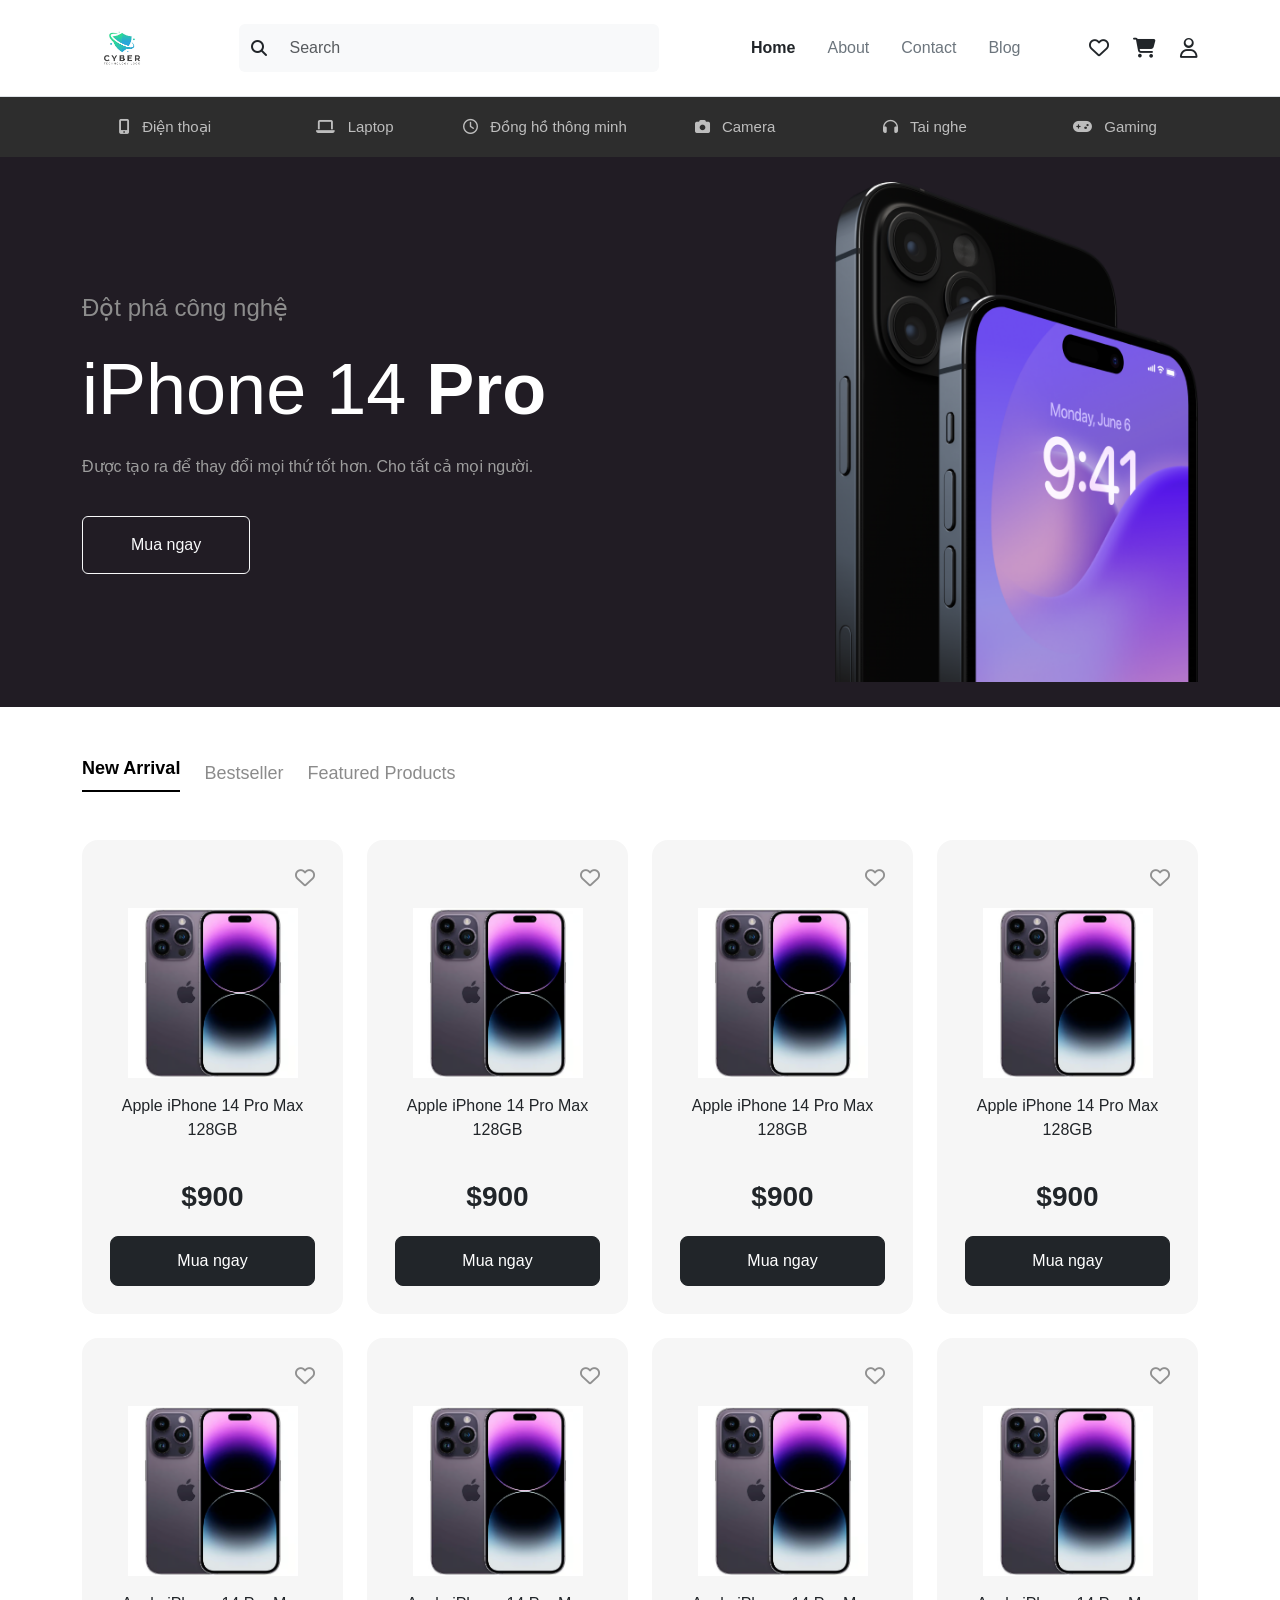
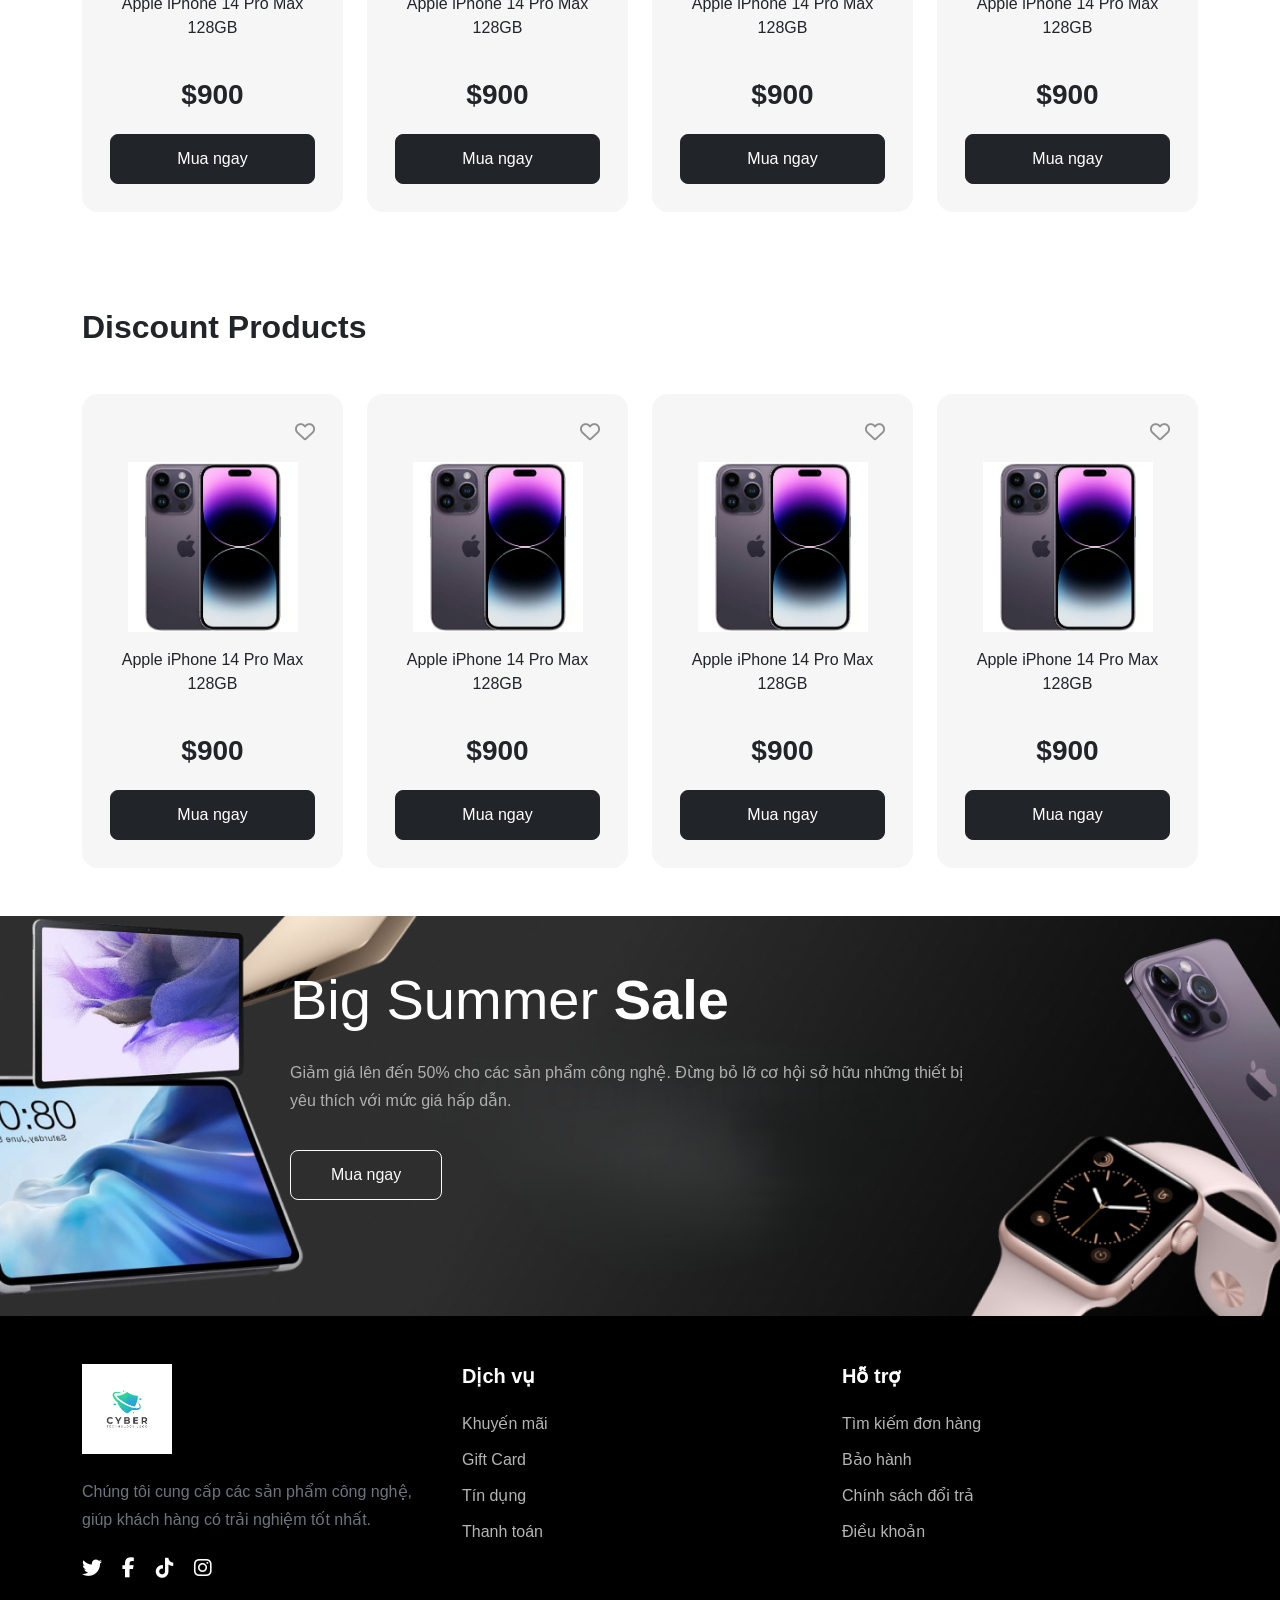
<file: PROJECT/home.html>
<!DOCTYPE html>
<html lang="en">

<head>
    <meta charset="UTF-8">
    <meta name="viewport" content="width=device-width, initial-scale=1.0">

    <link href="https://cdn.jsdelivr.net/npm/bootstrap@5.3.8/dist/css/bootstrap.min.css" rel="stylesheet">

    <link rel="stylesheet" href="https://cdnjs.cloudflare.com/ajax/libs/font-awesome/6.7.2/css/all.min.css">

    <link rel="stylesheet" href="./CSS/style.css">

    <title>Cyber Shop</title>

</head>

<body>

    <header class="border-bottom">

        <div class="container">

            <div class="d-flex align-items-center justify-content-between py-2">

                <div class="logo">
                    <img src="./image/creative-cyber-tech-logo-design_1167849-1781.avif" alt="logo">
                </div>


                <div class="search-box flex-grow-1 mx-5">

                    <div class="input-group">

                        <span class="input-group-text border-0 bg-light">
                            <i class="fa-solid fa-magnifying-glass"></i>
                        </span>

                        <input type="text" class="form-control border-0 bg-light" placeholder="Search">

                    </div>

                </div>

                <ul class="nav">

                    <li class="nav-item">
                        <a class="nav-link text-dark fw-bold" href="#">Home</a>
                    </li>

                    <li class="nav-item">
                        <a class="nav-link text-secondary" href="#">About</a>
                    </li>

                    <li class="nav-item">
                        <a class="nav-link text-secondary" href="#">Contact</a>
                    </li>

                    <li class="nav-item">
                        <a class="nav-link text-secondary" href="#">Blog</a>
                    </li>

                </ul>


                <div class="d-flex gap-4 fs-5 ms-4">

                    <i class="fa-regular fa-heart"></i>

                    <i class="fa-solid fa-cart-shopping"></i>

                    <i class="fa-regular fa-user"></i>

                </div>

            </div>

        </div>

    </header>

    <section class="category">

        <div class="container">

            <div class="row text-center">

                <div class="col">
                    <a href="#"><i class="fa-solid fa-mobile-screen-button"></i> Điện thoại</a>
                </div>

                <div class="col">
                    <a href="#"><i class="fa-solid fa-laptop"></i> Laptop</a>
                </div>

                <div class="col">
                    <a href="#"><i class="fa-regular fa-clock"></i> Đồng hồ thông minh</a>
                </div>

                <div class="col">
                    <a href="#"><i class="fa-solid fa-camera"></i> Camera</a>
                </div>

                <div class="col">
                    <a href="#"><i class="fa-solid fa-headphones"></i> Tai nghe</a>
                </div>

                <div class="col">
                    <a href="#"><i class="fa-solid fa-gamepad"></i> Gaming</a>
                </div>

            </div>

        </div>

    </section>

    <section class="hero">

        <div class="container">

            <div class="row align-items-center">

                <div class="col-lg-6">

                    <p class="hero-subtitle">
                        Đột phá công nghệ
                    </p>

                    <h1 class="hero-title">
                        iPhone 14 <span>Pro</span>
                    </h1>

                    <p class="hero-desc">
                        Được tạo ra để thay đổi mọi thứ tốt hơn.
                        Cho tất cả mọi người.
                    </p>

                    <button class="btn btn-outline-light px-5 py-3">
                        Mua ngay
                    </button>

                </div>

                <div class="col-lg-6 text-end">

                    <img src="./image/Iphone Image.png" class="img-fluid hero-phone" alt="iphone">

                </div>

            </div>

        </div>

    </section>

    <section class="products py-5">

        <div class="container">

            <div class="product-header d-flex gap-4 mb-5">

                <button class="active-tab">New Arrival</button>

                <button>Bestseller</button>

                <button>Featured Products</button>

            </div>

            <div class="row g-4" id="product-list">

                <!-- Card 1 -->
                <div class="col-xl-3 col-lg-4 col-md-6">

                    <div class="card product-card border-0 h-100">

                        <div class="text-end p-3">
                            <i class="fa-regular fa-heart wishlist-icon"></i>
                        </div>

                        <img src="./image/270bda3e-fec1-4a6e-bcea-77d09743f719-1_3e547d40-3a54-4899-8d82-ba8f71cc6565.avif"
                            class="card-img-top product-img" alt="">

                        <div class="card-body d-flex flex-column text-center">

                            <p class="product-name">
                                Apple iPhone 14 Pro Max 128GB
                            </p>

                            <p class="product-price fw-bold">
                                $900
                            </p>

                            <button class="btn btn-dark mt-auto">
                                Mua ngay
                            </button>

                        </div>

                    </div>

                </div>

                <div class="col-xl-3 col-lg-4 col-md-6">

                    <div class="card product-card border-0 h-100">

                        <div class="text-end p-3">
                            <i class="fa-regular fa-heart wishlist-icon"></i>
                        </div>

                        <img src="./image/270bda3e-fec1-4a6e-bcea-77d09743f719-1_3e547d40-3a54-4899-8d82-ba8f71cc6565.avif"
                            class="card-img-top product-img" alt="">

                        <div class="card-body d-flex flex-column text-center">

                            <p class="product-name">
                                Apple iPhone 14 Pro Max 128GB
                            </p>

                            <p class="product-price fw-bold">
                                $900
                            </p>

                            <button class="btn btn-dark mt-auto">
                                Mua ngay
                            </button>

                        </div>

                    </div>

                </div>

                <div class="col-xl-3 col-lg-4 col-md-6">

                    <div class="card product-card border-0 h-100">

                        <div class="text-end p-3">
                            <i class="fa-regular fa-heart wishlist-icon"></i>
                        </div>

                        <img src="./image/270bda3e-fec1-4a6e-bcea-77d09743f719-1_3e547d40-3a54-4899-8d82-ba8f71cc6565.avif"
                            class="card-img-top product-img" alt="">

                        <div class="card-body d-flex flex-column text-center">

                            <p class="product-name">
                                Apple iPhone 14 Pro Max 128GB
                            </p>

                            <p class="product-price fw-bold">
                                $900
                            </p>

                            <button class="btn btn-dark mt-auto">
                                Mua ngay
                            </button>

                        </div>

                    </div>

                </div>

                <div class="col-xl-3 col-lg-4 col-md-6">

                    <div class="card product-card border-0 h-100">

                        <div class="text-end p-3">
                            <i class="fa-regular fa-heart wishlist-icon"></i>
                        </div>

                        <img src="./image/270bda3e-fec1-4a6e-bcea-77d09743f719-1_3e547d40-3a54-4899-8d82-ba8f71cc6565.avif"
                            class="card-img-top product-img" alt="">

                        <div class="card-body d-flex flex-column text-center">

                            <p class="product-name">
                                Apple iPhone 14 Pro Max 128GB
                            </p>

                            <p class="product-price fw-bold">
                                $900
                            </p>

                            <button class="btn btn-dark mt-auto">
                                Mua ngay
                            </button>

                        </div>

                    </div>

                </div>

                <div class="col-xl-3 col-lg-4 col-md-6">

                    <div class="card product-card border-0 h-100">

                        <div class="text-end p-3">
                            <i class="fa-regular fa-heart wishlist-icon"></i>
                        </div>

                        <img src="./image/270bda3e-fec1-4a6e-bcea-77d09743f719-1_3e547d40-3a54-4899-8d82-ba8f71cc6565.avif"
                            class="card-img-top product-img" alt="">

                        <div class="card-body d-flex flex-column text-center">

                            <p class="product-name">
                                Apple iPhone 14 Pro Max 128GB
                            </p>

                            <p class="product-price fw-bold">
                                $900
                            </p>

                            <button class="btn btn-dark mt-auto">
                                Mua ngay
                            </button>

                        </div>

                    </div>

                </div>

                <div class="col-xl-3 col-lg-4 col-md-6">

                    <div class="card product-card border-0 h-100">

                        <div class="text-end p-3">
                            <i class="fa-regular fa-heart wishlist-icon"></i>
                        </div>

                        <img src="./image/270bda3e-fec1-4a6e-bcea-77d09743f719-1_3e547d40-3a54-4899-8d82-ba8f71cc6565.avif"
                            class="card-img-top product-img" alt="">

                        <div class="card-body d-flex flex-column text-center">

                            <p class="product-name">
                                Apple iPhone 14 Pro Max 128GB
                            </p>

                            <p class="product-price fw-bold">
                                $900
                            </p>

                            <button class="btn btn-dark mt-auto">
                                Mua ngay
                            </button>

                        </div>

                    </div>

                </div>

                <div class="col-xl-3 col-lg-4 col-md-6">

                    <div class="card product-card border-0 h-100">

                        <div class="text-end p-3">
                            <i class="fa-regular fa-heart wishlist-icon"></i>
                        </div>

                        <img src="./image/270bda3e-fec1-4a6e-bcea-77d09743f719-1_3e547d40-3a54-4899-8d82-ba8f71cc6565.avif"
                            class="card-img-top product-img" alt="">

                        <div class="card-body d-flex flex-column text-center">

                            <p class="product-name">
                                Apple iPhone 14 Pro Max 128GB
                            </p>

                            <p class="product-price fw-bold">
                                $900
                            </p>

                            <button class="btn btn-dark mt-auto">
                                Mua ngay
                            </button>

                        </div>

                    </div>

                </div>

                <div class="col-xl-3 col-lg-4 col-md-6">

                    <div class="card product-card border-0 h-100">

                        <div class="text-end p-3">
                            <i class="fa-regular fa-heart wishlist-icon"></i>
                        </div>

                        <img src="./image/270bda3e-fec1-4a6e-bcea-77d09743f719-1_3e547d40-3a54-4899-8d82-ba8f71cc6565.avif"
                            class="card-img-top product-img" alt="">

                        <div class="card-body d-flex flex-column text-center">

                            <p class="product-name">
                                Apple iPhone 14 Pro Max 128GB
                            </p>

                            <p class="product-price fw-bold">
                                $900
                            </p>

                            <button class="btn btn-dark mt-auto">
                                Mua ngay
                            </button>

                        </div>

                    </div>

                </div>

            </div>

        </div>

    </section>

    <section class="products py-5">

        <div class="container">

            <div class="section-title mb-5">

                <h2>Discount Products</h2>

            </div>

            <div class="row g-4" id="discount-list">

                <div class="col-xl-3 col-lg-4 col-md-6">

                    <div class="card product-card border-0 h-100">

                        <div class="text-end p-3">
                            <i class="fa-regular fa-heart wishlist-icon"></i>
                        </div>

                        <img src="./image/270bda3e-fec1-4a6e-bcea-77d09743f719-1_3e547d40-3a54-4899-8d82-ba8f71cc6565.avif"
                            class="card-img-top product-img" alt="">

                        <div class="card-body d-flex flex-column text-center">

                            <p class="product-name">
                                Apple iPhone 14 Pro Max 128GB
                            </p>

                            <p class="product-price fw-bold">
                                $900
                            </p>

                            <button class="btn btn-dark mt-auto">
                                Mua ngay
                            </button>

                        </div>

                    </div>

                </div>
                <div class="col-xl-3 col-lg-4 col-md-6">

                    <div class="card product-card border-0 h-100">

                        <div class="text-end p-3">
                            <i class="fa-regular fa-heart wishlist-icon"></i>
                        </div>

                        <img src="./image/270bda3e-fec1-4a6e-bcea-77d09743f719-1_3e547d40-3a54-4899-8d82-ba8f71cc6565.avif"
                            class="card-img-top product-img" alt="">

                        <div class="card-body d-flex flex-column text-center">

                            <p class="product-name">
                                Apple iPhone 14 Pro Max 128GB
                            </p>

                            <p class="product-price fw-bold">
                                $900
                            </p>

                            <button class="btn btn-dark mt-auto">
                                Mua ngay
                            </button>

                        </div>

                    </div>

                </div>
                <div class="col-xl-3 col-lg-4 col-md-6">

                    <div class="card product-card border-0 h-100">

                        <div class="text-end p-3">
                            <i class="fa-regular fa-heart wishlist-icon"></i>
                        </div>

                        <img src="./image/270bda3e-fec1-4a6e-bcea-77d09743f719-1_3e547d40-3a54-4899-8d82-ba8f71cc6565.avif"
                            class="card-img-top product-img" alt="">

                        <div class="card-body d-flex flex-column text-center">

                            <p class="product-name">
                                Apple iPhone 14 Pro Max 128GB
                            </p>

                            <p class="product-price fw-bold">
                                $900
                            </p>

                            <button class="btn btn-dark mt-auto">
                                Mua ngay
                            </button>

                        </div>

                    </div>

                </div>
                <div class="col-xl-3 col-lg-4 col-md-6">

                    <div class="card product-card border-0 h-100">

                        <div class="text-end p-3">
                            <i class="fa-regular fa-heart wishlist-icon"></i>
                        </div>

                        <img src="./image/270bda3e-fec1-4a6e-bcea-77d09743f719-1_3e547d40-3a54-4899-8d82-ba8f71cc6565.avif"
                            class="card-img-top product-img" alt="">

                        <div class="card-body d-flex flex-column text-center">

                            <p class="product-name">
                                Apple iPhone 14 Pro Max 128GB
                            </p>

                            <p class="product-price fw-bold">
                                $900
                            </p>

                            <button class="btn btn-dark mt-auto">
                                Mua ngay
                            </button>

                        </div>

                    </div>

                </div>

            </div>

        </div>

    </section>

    <section class="summer-banner">

        <div class="container">

            <div class="summer-content">

                <h2>
                    Big Summer <span>Sale</span>
                </h2>

                <p>
                    Giảm giá lên đến 50% cho các sản phẩm công nghệ.
                    Đừng bỏ lỡ cơ hội sở hữu những thiết bị yêu thích với mức giá hấp dẫn.
                </p>

                <button class="btn btn-outline-light">
                    Mua ngay
                </button>

            </div>

        </div>

    </section>
    <footer class="footer py-5">

        <div class="container">

            <div class="row gy-4">

                <div class="col-lg-4">

                    <img src="./image/creative-cyber-tech-logo-design_1167849-1781.avif" alt="logo" class="footer-logo">

                    <p class="mt-4 text-secondary">

                        Chúng tôi cung cấp các sản phẩm công nghệ,
                        giúp khách hàng có trải nghiệm tốt nhất.

                    </p>

                    <div class="social-icon mt-4">

                        <i class="fa-brands fa-twitter me-3"></i>

                        <i class="fa-brands fa-facebook-f me-3"></i>

                        <i class="fa-brands fa-tiktok me-3"></i>

                        <i class="fa-brands fa-instagram"></i>

                    </div>

                </div>

                <!-- Dịch vụ -->

                <div class="col-lg-4">

                    <h5>Dịch vụ</h5>

                    <ul class="list-unstyled mt-4">

                        <li><a href="#">Khuyến mãi</a></li>

                        <li><a href="#">Gift Card</a></li>

                        <li><a href="#">Tín dụng</a></li>

                        <li><a href="#">Thanh toán</a></li>

                    </ul>

                </div>

                <!-- Hỗ trợ -->

                <div class="col-lg-4">

                    <h5>Hỗ trợ</h5>

                    <ul class="list-unstyled mt-4">

                        <li><a href="#">Tìm kiếm đơn hàng</a></li>

                        <li><a href="#">Bảo hành</a></li>

                        <li><a href="#">Chính sách đổi trả</a></li>

                        <li><a href="#">Điều khoản</a></li>

                    </ul>

                </div>

            </div>

        </div>

    </footer>

</body>

</html>
</file>
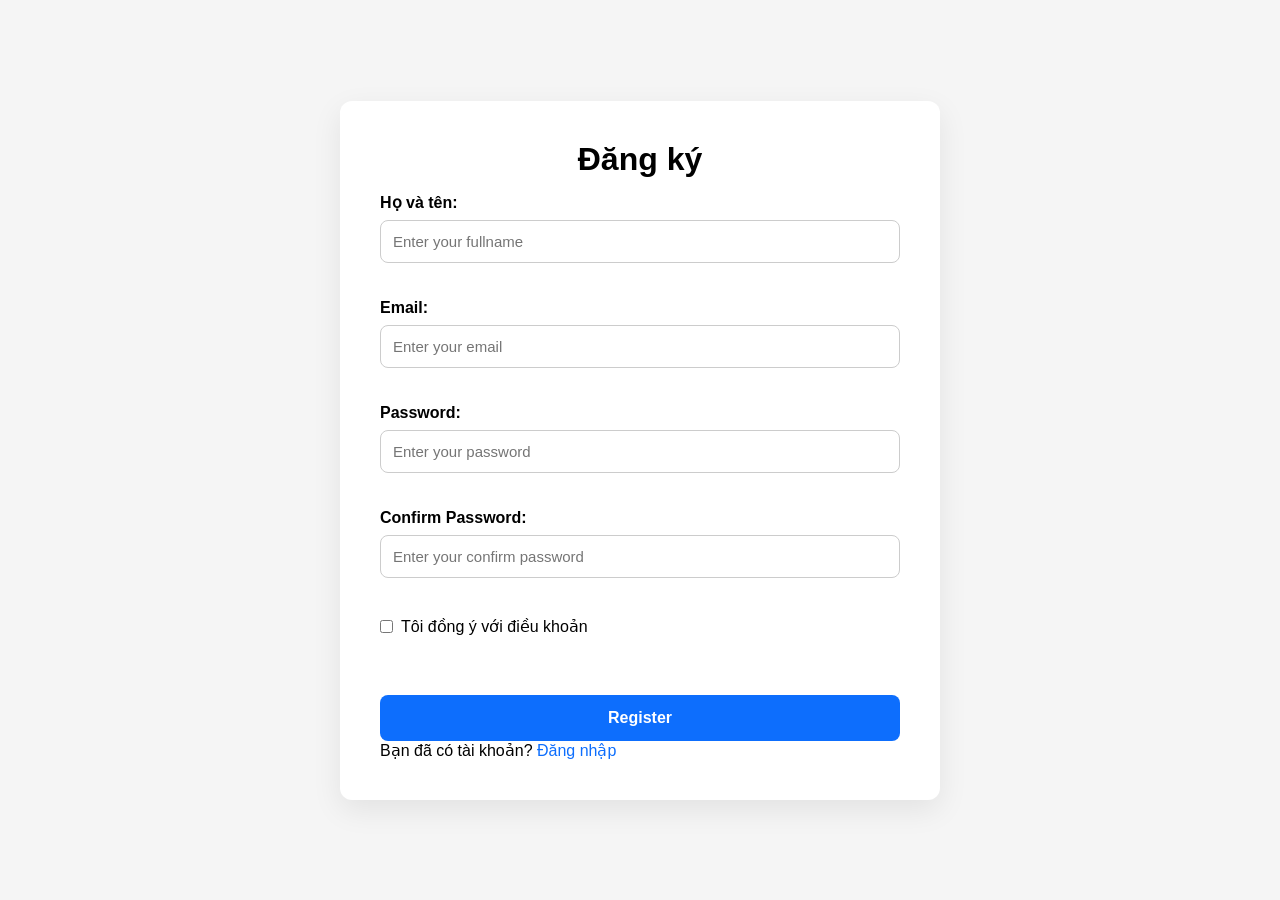
<file: PROJECT/register.html>
<!DOCTYPE html>
<html lang="en">

<head>
    <meta charset="UTF-8">
    <meta name="viewport" content="width=device-width, initial-scale=1.0">
    <title>Document</title>
    <link rel="stylesheet" href="./CSS/auth.css">
</head>

<body>
    <div class="form-container">
        <h2>Đăng ký</h2>
        <form id="form">
            <label>Họ và tên:</label>
            <input type="text" id="fullName" name="fullname" placeholder="Enter your fullname"><br />
            <small class="error error-name"></small>

            <label>Email:</label>
            <input type="text" id="email" name="email" placeholder="Enter your email"><br />
            <small class="error error-email"></small>

            <label>Password:</label>
            <input type="password" id="password" name="password" placeholder="Enter your password"><br />
            <small class="error error-password"></small>

            <label>Confirm Password:</label>
            <input type="password" id="confirmPassword" name="confirmPassword"
                placeholder="Enter your confirm password"><br />
            <small class="error error-confirm-password"></small>

            <div class="agree-container">

                <div id="agree-box">

                    <input type="checkbox" id="agree">

                    <label for="agree">
                        Tôi đồng ý với điều khoản
                    </label>

                </div>

                <small class="error error-agree"></small>

            </div>

            <button type="submit" id="btnSubmit">Register</button>

            <p>Bạn đã có tài khoản? <a href="login.html">Đăng nhập</a></p>
        </form>
    </div>
    <script src="register.js"></script>
</body>

</html>
</file>
<file: PROJECT/CSS/style.css>
body {

    font-family: Arial, Helvetica, sans-serif;

}

.logo img {
    width: 80px;
    height: 80px;
    object-fit: contain;
}

.search-box {

    max-width: 420px;

}

.input-group-text,
.form-control {

    height: 48px;

}

.form-control:focus {

    box-shadow: none;

}

.category {

    background: #2d2d2d;

    padding: 18px 0;

}

.category a {

    color: #bdbdbd;

    text-decoration: none;

    font-size: 15px;

    transition: .3s;

}

.category a:hover {

    color: white;

}

.category i {

    margin-right: 8px;

}

.hero {
    background: #211C24;
    height: 550px;
}

.hero .row {
    height: 550px;
    align-items: center;
}

.hero-subtitle {

    color: #8d8d8d;

    font-size: 24px;

    margin-bottom: 20px;
}

.hero-title {

    font-size: 72px;

    font-weight: 300;

    margin-bottom: 20px;

    color: #fff;
}

.hero-title span {

    font-weight: 700;
}

.hero-desc {

    color: #9d9d9d;

    line-height: 28px;

    margin-bottom: 35px;
}

.hero-phone {

    max-height: 500px;
}

.products {

    padding: 80px 0;
}


.product-header {

    margin-bottom: 40px;
}

.product-header button {

    background: none;

    border: none;

    color: #8B8B8B;

    font-size: 18px;

    font-weight: 500;

    padding: 0;

    transition: .3s;
}

.product-header button:hover {

    color: #000;
}

.active-tab {

    color: #000 !important;

    font-weight: 700 !important;

    border-bottom: 2px solid #000 !important;

    padding-bottom: 8px !important;
}

.product-card {

    background: #F6F6F6;

    border-radius: 16px;

    padding: 12px;

    transition: .3s;
}

.product-card:hover {

    transform: translateY(-6px);

    box-shadow: 0 10px 25px rgba(0, 0, 0, .12);
}

.wishlist-icon {

    font-size: 20px;

    color: #909090;

    cursor: pointer;
}

.wishlist-icon:hover {

    color: red;
}

.product-img {

    height: 170px;

    object-fit: contain;

    padding: 0 15px;
}

.product-name {

    font-size: 16px;

    font-weight: 500;

    line-height: 24px;

    min-height: 48px;
}

.product-price {

    font-size: 28px;

    margin: 18px 0;
}

.product-card .btn {

    border-radius: 8px;

    padding: 12px;
}

.section-title h2 {

    font-size: 32px;

    font-weight: 700;

    margin: 0;
}

.summer-banner {
    height: 400px;

    background-size: cover;

    background-position: center;

    background-repeat: no-repeat;

    background-image: url("../image/Banner.png");
}

.summer-content {

    max-width: 700px;

    height: 300px;
    padding-top: 50px;

    margin: auto;
}

.summer-content h2 {

    font-size: 56px;

    font-weight: 300;

    color: #fff;
}

.summer-content h2 span {

    font-weight: 700;
}

.summer-content p {

    color: #B0B0B0;

    margin: 25px 0 35px;

    line-height: 28px;
}

.summer-banner .btn {

    padding: 12px 40px;

    border-radius: 8px;
}

.footer {

    background: #000;

    color: #fff;
}

.footer-logo {

    width: 90px;
}

.footer h5 {

    margin-bottom: 20px;

    font-weight: 700;
}

.footer ul li {

    margin-bottom: 12px;
}

.footer a {

    color: #B5B5B5;

    text-decoration: none;

    transition: .3s;
}

.footer a:hover {

    color: #fff;
}

.footer p {

    line-height: 28px;
}

.social-icon i {

    font-size: 20px;

    margin-right: 20px;

    cursor: pointer;

    transition: .3s;
}

.social-icon i:hover {

    color: #0d6efd;
}
</file>
<file: PROJECT/CSS/auth.css>
*{
    margin:0;
    padding:0;
    box-sizing:border-box;
}

body{
    min-height:100vh;
    display:flex;
    justify-content:center;
    align-items:center;
    padding:20px;
    background:#f5f5f5;
    font-family:Verdana, Geneva, Tahoma, sans-serif;
}

.form-container{
    width:600px;
    background:#fff;
    padding:40px;
    border-radius:12px;
    box-shadow:0 10px 30px rgba(0,0,0,.08);
}

h2{
    text-align:center;
    font-size:32px;
    margin-bottom:10px;
}

.form-container>p{
    text-align:center;
    color:#777;
    margin-bottom:25px;
}

label{
    display:block;
    margin:15px 0 8px;
    font-weight:600;
}

input{
    width:100%;
    padding:12px;
    border:1px solid #ccc;
    border-radius:8px;
    font-size:15px;
    outline:none;
    transition:.3s;
}

input:focus{
    border-color:#0d6efd;
}

.password-container{
    position:relative;
}

#togglePassword{
    position:absolute;
    right:15px;
    top:50px;
    transform:translateY(-50%);
    border:none;
    background:none;
    cursor:pointer;
    font-size:30px;
}

.remember-box,
.agree-container{
    margin:18px 0;
}

#agree-box,
.remember-box{
    display:flex;
    align-items:center;
    gap:8px;
}

#agree-box input,
.remember-box input{
    width:auto;
    margin:0;
}

#agree-box label,
.remember-box label{
    margin:0;
    font-weight:400;
    cursor:pointer;
}


#btnLogin,
#btnSubmit{
    width:100%;
    margin-top:20px;
    padding:14px;
    border:none;
    border-radius:8px;
    background:#0d6efd;
    color:#fff;
    font-size:16px;
    font-weight:600;
    cursor:pointer;
    transition:.3s;
}

#btnLogin:hover,
#btnSubmit:hover{
    background:#0b5ed7;
}

.extra-links{
    display:flex;
    justify-content:space-between;
    align-items:center;
    margin-top:20px;
    font-size:14px;
}

.extra-links a,
.form-container a{
    text-decoration:none;
    color:#0d6efd;
}

.extra-links a:hover,
.form-container a:hover{
    text-decoration:underline;
}

.error{
    display:block;
    color:red;
    font-size:12px;
    margin-top:5px;
    min-height:16px;
}

@media (max-width:768px){
    .form-container{
        width:90%;
        padding:30px;
    }

    h2{
        font-size:28px;
    }
}

@media (max-width:480px){
    body{
        padding:15px;
    }
    .form-container{
        width:100%;
        padding:20px;
    }
    h2{
        font-size:24px;
    }
    .extra-links{
        flex-direction:column;
        gap:10px;
    }
}
</file>
